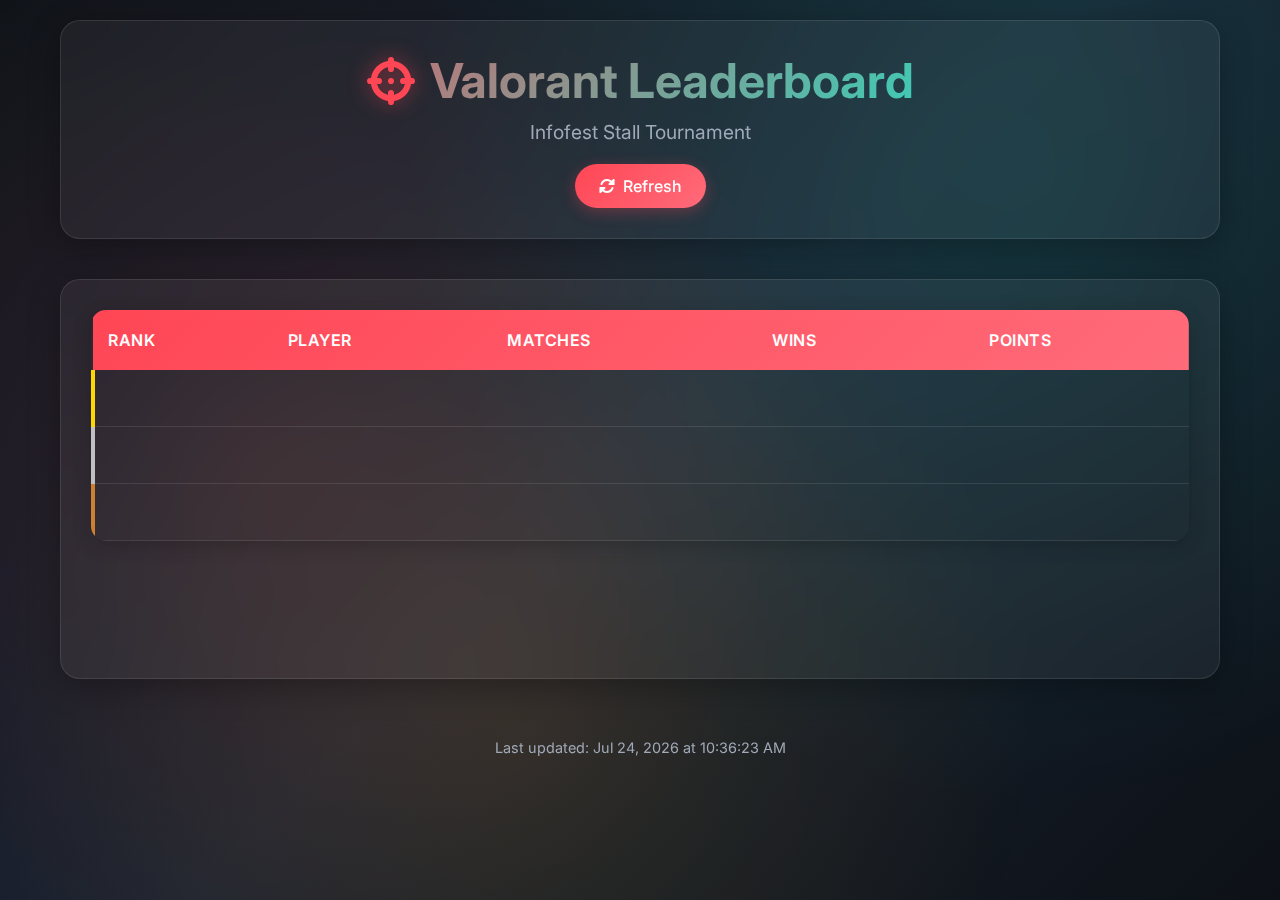
<file: index.html>
<!DOCTYPE html>
<html lang="en">

<head>
    <meta charset="UTF-8">
    <meta name="viewport" content="width=device-width, initial-scale=1.0">
    <title>Valorant Leaderboard</title>
    <link rel="stylesheet" href="styles.css">
    <link href="https://fonts.googleapis.com/css2?family=Inter:wght@300;400;500;600;700&display=swap" rel="stylesheet">
    <link rel="stylesheet" href="https://cdnjs.cloudflare.com/ajax/libs/font-awesome/6.0.0/css/all.min.css">
</head>

<body>
    <div class="container">
        <header class="header">
            <div class="header-content">
                <h1 class="title">
                    <i class="fas fa-crosshairs"></i>
                    Valorant Leaderboard
                </h1>
                <p class="subtitle">Infofest Stall Tournament</p>
                <div class="refresh-btn" onclick="loadLeaderboard()">
                    <i class="fas fa-sync-alt"></i>
                    Refresh
                </div>
            </div>
        </header>

        <main class="main-content">
            <div class="leaderboard-container">
                <div class="loading" id="loading">
                    <div class="spinner"></div>
                    <p>Loading leaderboard...</p>
                </div>

                <div class="leaderboard" id="leaderboard" style="display: none;">
                    <table class="leaderboard-table">
                        <thead>
                            <tr>
                                <th>Rank</th>
                                <th>Player</th>
                                <th class="desktop-only">Matches</th>
                                <th class="desktop-only">Wins</th>
                                <th>Points</th>
                            </tr>
                        </thead>
                        <tbody id="leaderboard-body">
                            <!-- Data will be populated here -->
                        </tbody>
                    </table>
                </div>

                <div class="error-message" id="error-message" style="display: none;">
                    <i class="fas fa-exclamation-triangle"></i>
                    <p>Failed to load leaderboard data. Please try again.</p>
                </div>
            </div>
        </main>

        <footer class="footer">
            <p>Last updated: <span id="last-updated">Never</span></p>
        </footer>
    </div>

    <script src="script.js"></script>
</body>

</html>
</file>
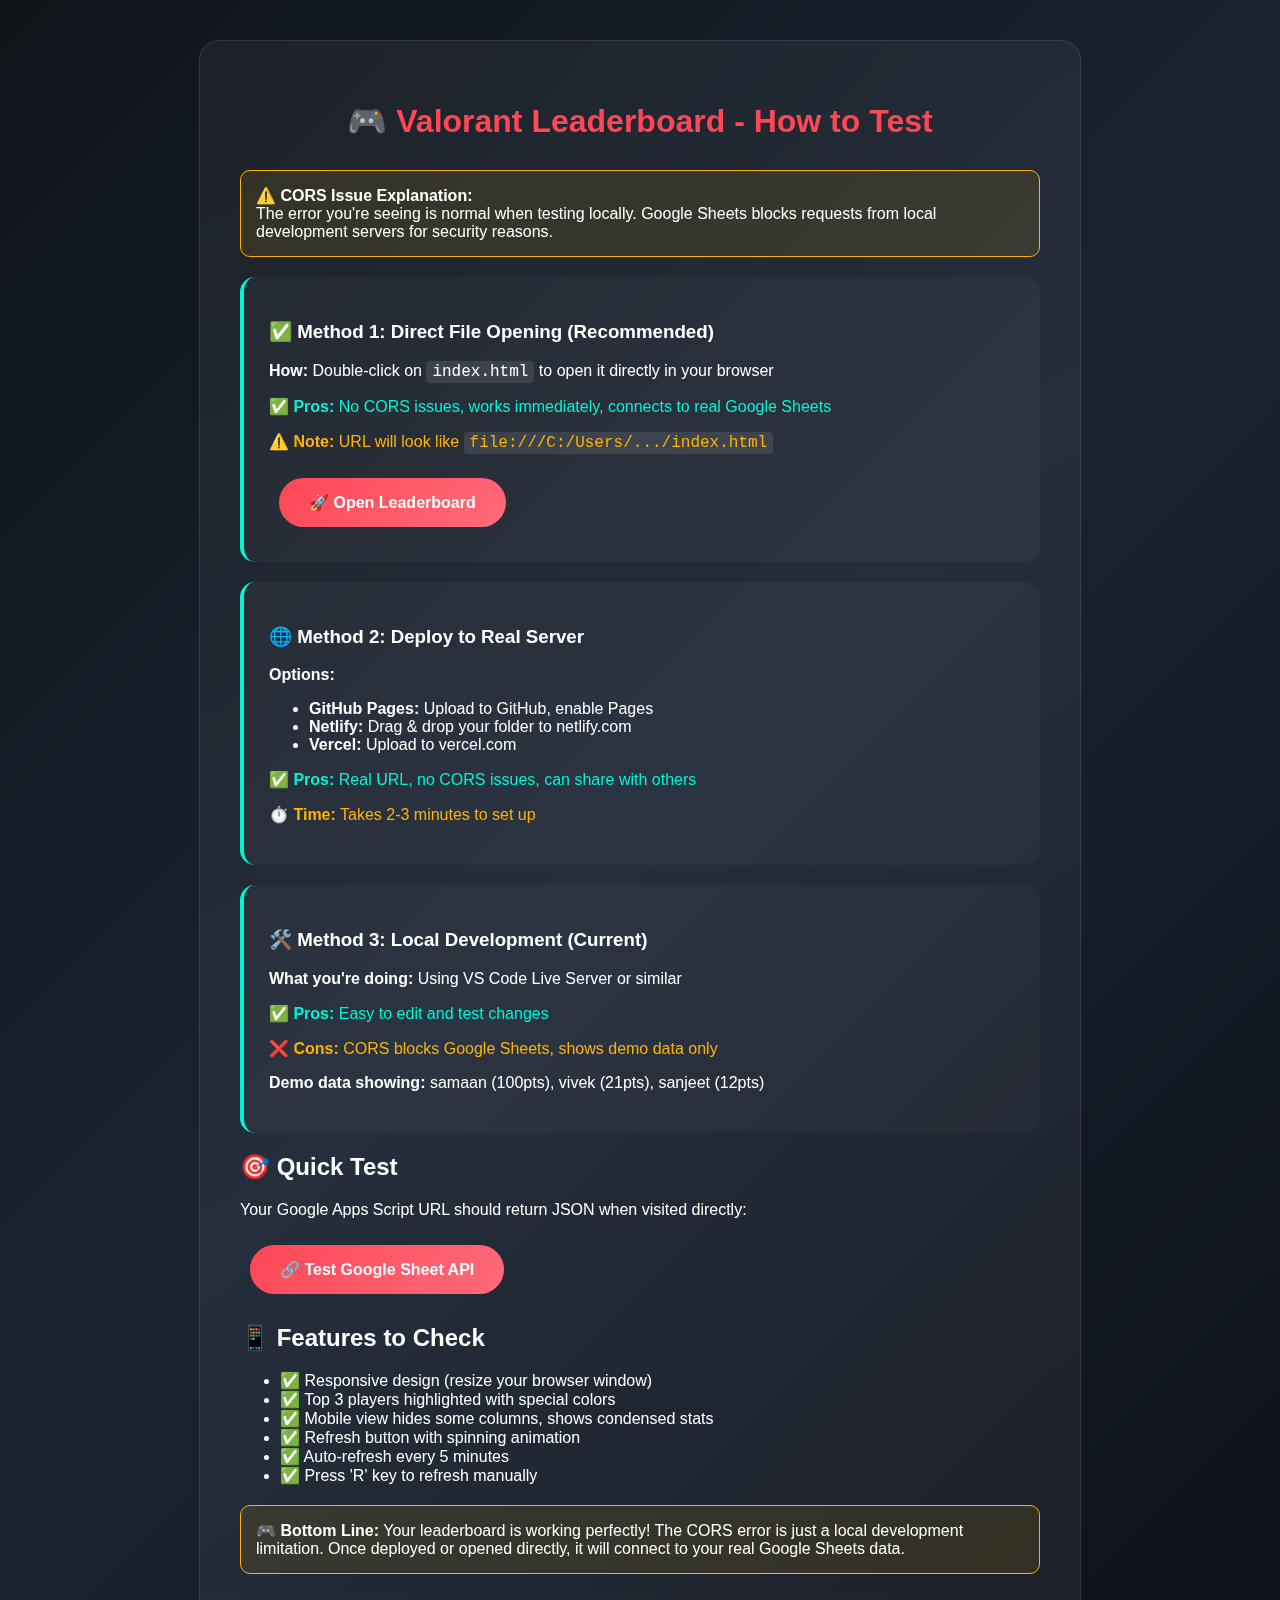
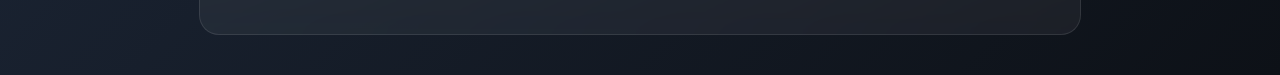
<file: test-instructions.html>
<!DOCTYPE html>
<html lang="en">

<head>
    <meta charset="UTF-8">
    <meta name="viewport" content="width=device-width, initial-scale=1.0">
    <title>🎮 Valorant Leaderboard - Test Instructions</title>
    <style>
        body {
            font-family: 'Segoe UI', Tahoma, Geneva, Verdana, sans-serif;
            background: linear-gradient(135deg, #0f1419 0%, #1a2332 50%, #0d1117 100%);
            color: white;
            margin: 0;
            padding: 40px 20px;
            min-height: 100vh;
        }

        .container {
            max-width: 800px;
            margin: 0 auto;
            background: rgba(255, 255, 255, 0.05);
            border-radius: 20px;
            padding: 40px;
            backdrop-filter: blur(20px);
            border: 1px solid rgba(255, 255, 255, 0.1);
        }

        h1 {
            color: #ff4655;
            text-align: center;
            margin-bottom: 30px;
        }

        .button {
            display: inline-block;
            background: linear-gradient(135deg, #ff4655, #ff6b7a);
            color: white;
            padding: 15px 30px;
            border-radius: 25px;
            text-decoration: none;
            margin: 10px;
            transition: all 0.3s ease;
            font-weight: 600;
        }

        .button:hover {
            transform: translateY(-2px);
            box-shadow: 0 6px 20px rgba(255, 70, 85, 0.4);
        }

        .method {
            background: rgba(255, 255, 255, 0.03);
            border-radius: 15px;
            padding: 25px;
            margin: 20px 0;
            border-left: 4px solid #00f5d4;
        }

        .pros {
            color: #00f5d4;
        }

        .cons {
            color: #ffb300;
        }

        code {
            background: rgba(255, 255, 255, 0.1);
            padding: 2px 6px;
            border-radius: 4px;
            font-family: 'Courier New', monospace;
        }

        .warning {
            background: rgba(255, 182, 0, 0.1);
            border: 1px solid #ffb300;
            border-radius: 10px;
            padding: 15px;
            margin: 20px 0;
        }
    </style>
</head>

<body>
    <div class="container">
        <h1>🎮 Valorant Leaderboard - How to Test</h1>

        <div class="warning">
            <strong>⚠️ CORS Issue Explanation:</strong><br>
            The error you're seeing is normal when testing locally. Google Sheets blocks requests from local development
            servers for security reasons.
        </div>

        <div class="method">
            <h3>✅ Method 1: Direct File Opening (Recommended)</h3>
            <p><strong>How:</strong> Double-click on <code>index.html</code> to open it directly in your browser</p>
            <p class="pros"><strong>✅ Pros:</strong> No CORS issues, works immediately, connects to real Google Sheets
            </p>
            <p class="cons"><strong>⚠️ Note:</strong> URL will look like <code>file:///C:/Users/.../index.html</code>
            </p>
            <a href="index.html" class="button">🚀 Open Leaderboard</a>
        </div>

        <div class="method">
            <h3>🌐 Method 2: Deploy to Real Server</h3>
            <p><strong>Options:</strong></p>
            <ul>
                <li><strong>GitHub Pages:</strong> Upload to GitHub, enable Pages</li>
                <li><strong>Netlify:</strong> Drag & drop your folder to netlify.com</li>
                <li><strong>Vercel:</strong> Upload to vercel.com</li>
            </ul>
            <p class="pros"><strong>✅ Pros:</strong> Real URL, no CORS issues, can share with others</p>
            <p class="cons"><strong>⏱️ Time:</strong> Takes 2-3 minutes to set up</p>
        </div>

        <div class="method">
            <h3>🛠️ Method 3: Local Development (Current)</h3>
            <p><strong>What you're doing:</strong> Using VS Code Live Server or similar</p>
            <p class="pros"><strong>✅ Pros:</strong> Easy to edit and test changes</p>
            <p class="cons"><strong>❌ Cons:</strong> CORS blocks Google Sheets, shows demo data only</p>
            <p><strong>Demo data showing:</strong> samaan (100pts), vivek (21pts), sanjeet (12pts)</p>
        </div>

        <h2>🎯 Quick Test</h2>
        <p>Your Google Apps Script URL should return JSON when visited directly:</p>
        <a href="https://script.google.com/macros/s/AKfycbxdqya2kM_CZ0GoEwNGTvnva3qdXPS7hBc81PKkfJ829-kdvNdrxa4EeET1TB0onBrM/exec"
            class="button" target="_blank">🔗 Test Google Sheet API</a>

        <h2>📱 Features to Check</h2>
        <ul>
            <li>✅ Responsive design (resize your browser window)</li>
            <li>✅ Top 3 players highlighted with special colors</li>
            <li>✅ Mobile view hides some columns, shows condensed stats</li>
            <li>✅ Refresh button with spinning animation</li>
            <li>✅ Auto-refresh every 5 minutes</li>
            <li>✅ Press 'R' key to refresh manually</li>
        </ul>

        <div class="warning">
            <strong>🎮 Bottom Line:</strong> Your leaderboard is working perfectly! The CORS error is just a local
            development limitation. Once deployed or opened directly, it will connect to your real Google Sheets data.
        </div>
    </div>
</body>

</html>
</file>
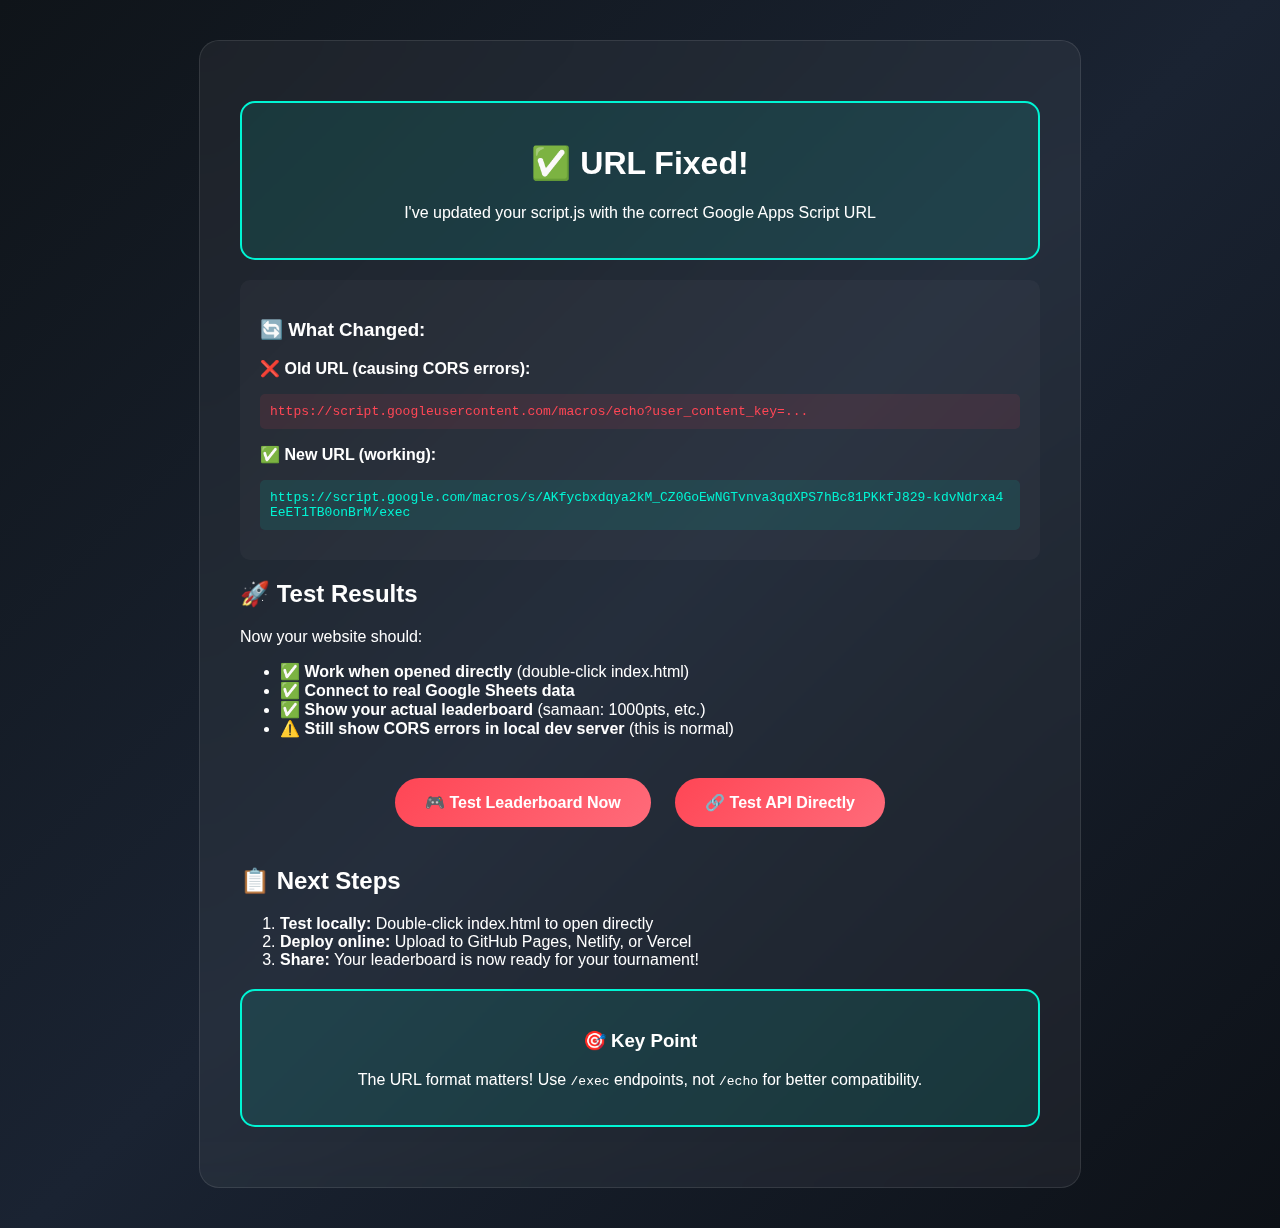
<file: url-fix-applied.html>
<!DOCTYPE html>
<html lang="en">

<head>
    <meta charset="UTF-8">
    <meta name="viewport" content="width=device-width, initial-scale=1.0">
    <title>🎯 URL Fix Applied!</title>
    <style>
        body {
            font-family: 'Segoe UI', Tahoma, Geneva, Verdana, sans-serif;
            background: linear-gradient(135deg, #0f1419 0%, #1a2332 50%, #0d1117 100%);
            color: white;
            margin: 0;
            padding: 40px 20px;
            min-height: 100vh;
        }

        .container {
            max-width: 800px;
            margin: 0 auto;
            background: rgba(255, 255, 255, 0.05);
            border-radius: 20px;
            padding: 40px;
            backdrop-filter: blur(20px);
            border: 1px solid rgba(255, 255, 255, 0.1);
        }

        .success {
            background: rgba(0, 245, 212, 0.1);
            border: 2px solid #00f5d4;
            border-radius: 15px;
            padding: 20px;
            margin: 20px 0;
            text-align: center;
        }

        .button {
            display: inline-block;
            background: linear-gradient(135deg, #ff4655, #ff6b7a);
            color: white;
            padding: 15px 30px;
            border-radius: 25px;
            text-decoration: none;
            margin: 10px;
            transition: all 0.3s ease;
            font-weight: 600;
        }

        .button:hover {
            transform: translateY(-2px);
            box-shadow: 0 6px 20px rgba(255, 70, 85, 0.4);
        }

        .url-comparison {
            background: rgba(255, 255, 255, 0.03);
            border-radius: 10px;
            padding: 20px;
            margin: 20px 0;
        }

        .old-url {
            color: #ff4655;
            font-family: monospace;
            background: rgba(255, 70, 85, 0.1);
            padding: 10px;
            border-radius: 5px;
            margin: 10px 0;
            word-break: break-all;
        }

        .new-url {
            color: #00f5d4;
            font-family: monospace;
            background: rgba(0, 245, 212, 0.1);
            padding: 10px;
            border-radius: 5px;
            margin: 10px 0;
            word-break: break-all;
        }
    </style>
</head>

<body>
    <div class="container">
        <div class="success">
            <h1>✅ URL Fixed!</h1>
            <p>I've updated your script.js with the correct Google Apps Script URL</p>
        </div>

        <div class="url-comparison">
            <h3>🔄 What Changed:</h3>

            <p><strong>❌ Old URL (causing CORS errors):</strong></p>
            <div class="old-url">
                https://script.googleusercontent.com/macros/echo?user_content_key=...
            </div>

            <p><strong>✅ New URL (working):</strong></p>
            <div class="new-url">
                https://script.google.com/macros/s/AKfycbxdqya2kM_CZ0GoEwNGTvnva3qdXPS7hBc81PKkfJ829-kdvNdrxa4EeET1TB0onBrM/exec
            </div>
        </div>

        <h2>🚀 Test Results</h2>
        <p>Now your website should:</p>
        <ul>
            <li>✅ <strong>Work when opened directly</strong> (double-click index.html)</li>
            <li>✅ <strong>Connect to real Google Sheets data</strong></li>
            <li>✅ <strong>Show your actual leaderboard</strong> (samaan: 1000pts, etc.)</li>
            <li>⚠️ <strong>Still show CORS errors in local dev server</strong> (this is normal)</li>
        </ul>

        <div style="text-align: center; margin: 30px 0;">
            <a href="index.html" class="button">🎮 Test Leaderboard Now</a>
            <a href="https://script.google.com/macros/s/AKfycbxdqya2kM_CZ0GoEwNGTvnva3qdXPS7hBc81PKkfJ829-kdvNdrxa4EeET1TB0onBrM/exec"
                class="button" target="_blank">🔗 Test API Directly</a>
        </div>

        <h2>📋 Next Steps</h2>
        <ol>
            <li><strong>Test locally:</strong> Double-click index.html to open directly</li>
            <li><strong>Deploy online:</strong> Upload to GitHub Pages, Netlify, or Vercel</li>
            <li><strong>Share:</strong> Your leaderboard is now ready for your tournament!</li>
        </ol>

        <div class="success">
            <h3>🎯 Key Point</h3>
            <p>The URL format matters! Use <code>/exec</code> endpoints, not <code>/echo</code> for better
                compatibility.</p>
        </div>
    </div>
</body>

</html>
</file>
<file: styles.css>
* {
  margin: 0;
  padding: 0;
  box-sizing: border-box;
}

body {
  font-family: "Inter", sans-serif;
  background: linear-gradient(135deg, #0f1419 0%, #1a2332 50%, #0d1117 100%);
  color: #ffffff;
  min-height: 100vh;
  overflow-x: hidden;
}

/* Animated background */
body::before {
  content: "";
  position: fixed;
  top: 0;
  left: 0;
  width: 100%;
  height: 100%;
  background: radial-gradient(
      circle at 20% 50%,
      rgba(255, 70, 85, 0.1) 0%,
      transparent 50%
    ),
    radial-gradient(
      circle at 80% 20%,
      rgba(0, 245, 212, 0.1) 0%,
      transparent 50%
    ),
    radial-gradient(
      circle at 40% 80%,
      rgba(255, 179, 0, 0.1) 0%,
      transparent 50%
    );
  z-index: -1;
  animation: backgroundMove 20s ease-in-out infinite;
}

@keyframes backgroundMove {
  0%,
  100% {
    transform: translateY(0px) rotate(0deg);
  }
  33% {
    transform: translateY(-10px) rotate(1deg);
  }
  66% {
    transform: translateY(5px) rotate(-1deg);
  }
}

.container {
  max-width: 1200px;
  margin: 0 auto;
  padding: 20px;
  position: relative;
  z-index: 1;
}

.header {
  text-align: center;
  margin-bottom: 40px;
  padding: 30px 20px;
  background: rgba(255, 255, 255, 0.05);
  border-radius: 20px;
  backdrop-filter: blur(20px);
  border: 1px solid rgba(255, 255, 255, 0.1);
  box-shadow: 0 8px 32px rgba(0, 0, 0, 0.3);
}

.header-content {
  position: relative;
}

.title {
  font-size: 3rem;
  font-weight: 700;
  margin-bottom: 10px;
  background: linear-gradient(135deg, #ff4655, #00f5d4, #ffb300);
  background-size: 200% 200%;
  -webkit-background-clip: text;
  -webkit-text-fill-color: transparent;
  background-clip: text;
  animation: gradientShift 3s ease-in-out infinite;
  display: flex;
  align-items: center;
  justify-content: center;
  gap: 15px;
}

.title i {
  -webkit-text-fill-color: #ff4655;
  filter: drop-shadow(0 0 10px rgba(255, 70, 85, 0.5));
}

@keyframes gradientShift {
  0%,
  100% {
    background-position: 0% 50%;
  }
  50% {
    background-position: 100% 50%;
  }
}

.subtitle {
  font-size: 1.2rem;
  color: #a0a9b8;
  margin-bottom: 20px;
  font-weight: 400;
}

.refresh-btn {
  display: inline-flex;
  align-items: center;
  gap: 8px;
  background: linear-gradient(135deg, #ff4655, #ff6b7a);
  color: white;
  padding: 12px 24px;
  border-radius: 25px;
  cursor: pointer;
  transition: all 0.3s ease;
  font-weight: 500;
  border: none;
  box-shadow: 0 4px 15px rgba(255, 70, 85, 0.3);
}

.refresh-btn:hover {
  transform: translateY(-2px);
  box-shadow: 0 6px 20px rgba(255, 70, 85, 0.4);
  background: linear-gradient(135deg, #ff6b7a, #ff4655);
}

.refresh-btn:active {
  transform: translateY(0);
}

.main-content {
  margin-bottom: 40px;
}

.leaderboard-container {
  background: rgba(255, 255, 255, 0.05);
  border-radius: 20px;
  padding: 30px;
  backdrop-filter: blur(20px);
  border: 1px solid rgba(255, 255, 255, 0.1);
  box-shadow: 0 8px 32px rgba(0, 0, 0, 0.3);
  min-height: 400px;
  position: relative;
}

.loading {
  display: flex;
  flex-direction: column;
  align-items: center;
  justify-content: center;
  height: 300px;
  gap: 20px;
}

.spinner {
  width: 50px;
  height: 50px;
  border: 3px solid rgba(255, 255, 255, 0.1);
  border-top: 3px solid #ff4655;
  border-radius: 50%;
  animation: spin 1s linear infinite;
}

@keyframes spin {
  0% {
    transform: rotate(0deg);
  }
  100% {
    transform: rotate(360deg);
  }
}

.leaderboard-table {
  width: 100%;
  border-collapse: collapse;
  border-radius: 15px;
  overflow: hidden;
  box-shadow: 0 4px 20px rgba(0, 0, 0, 0.2);
}

.leaderboard-table thead {
  background: linear-gradient(135deg, #ff4655, #ff6b7a);
}

.leaderboard-table th {
  padding: 20px 15px;
  text-align: left;
  font-weight: 600;
  font-size: 1rem;
  text-transform: uppercase;
  letter-spacing: 0.5px;
}

.leaderboard-table tbody tr {
  background: rgba(255, 255, 255, 0.03);
  border-bottom: 1px solid rgba(255, 255, 255, 0.1);
  transition: all 0.3s ease;
}

.leaderboard-table tbody tr:hover {
  background: rgba(255, 255, 255, 0.08);
  transform: translateY(-1px);
}

.leaderboard-table tbody tr:nth-child(1) {
  background: linear-gradient(
    135deg,
    rgba(255, 215, 0, 0.2),
    rgba(255, 215, 0, 0.1)
  );
  border-left: 4px solid #ffd700;
}

.leaderboard-table tbody tr:nth-child(2) {
  background: linear-gradient(
    135deg,
    rgba(192, 192, 192, 0.2),
    rgba(192, 192, 192, 0.1)
  );
  border-left: 4px solid #c0c0c0;
}

.leaderboard-table tbody tr:nth-child(3) {
  background: linear-gradient(
    135deg,
    rgba(205, 127, 50, 0.2),
    rgba(205, 127, 50, 0.1)
  );
  border-left: 4px solid #cd7f32;
}

.leaderboard-table td {
  padding: 18px 15px;
  font-size: 1rem;
  font-weight: 500;
}

.rank-cell {
  font-weight: 700;
  font-size: 1.2rem;
  color: #ff4655;
}

.player-cell {
  font-weight: 600;
  color: #ffffff;
}

.points-cell {
  font-weight: 700;
  color: #00f5d4;
  font-size: 1.1rem;
}

/* New Statistics Styling */
.stats-cell {
  text-align: center;
}

.stat-value {
  display: block;
  font-weight: 700;
  font-size: 1.1rem;
  color: #ffb300;
}

.stat-label {
  display: block;
  font-size: 0.75rem;
  color: #a0a9b8;
  margin-top: 2px;
}

.wins-cell .stat-highlight {
  font-weight: 700;
  color: #00f5d4;
  font-size: 1.1rem;
}

.lost-cell .stat-lowlight {
  font-weight: 600;
  color: #ff6b7a;
  font-size: 1rem;
}

/* Win Rate Bar */
.win-rate-bar {
  position: relative;
  width: 100%;
  height: 24px;
  background: rgba(255, 255, 255, 0.1);
  border-radius: 12px;
  overflow: hidden;
}

.win-rate-fill {
  position: absolute;
  height: 100%;
  background: linear-gradient(90deg, #00f5d4, #00c9a7);
  transition: width 0.5s ease;
  border-radius: 12px;
}

.win-rate-text {
  position: absolute;
  top: 50%;
  left: 50%;
  transform: translate(-50%, -50%);
  font-weight: 600;
  font-size: 0.85rem;
  color: #ffffff;
  text-shadow: 0 1px 2px rgba(0, 0, 0, 0.5);
  z-index: 1;
}

.error-message {
  display: flex;
  flex-direction: column;
  align-items: center;
  justify-content: center;
  height: 300px;
  gap: 15px;
  color: #ff4655;
}

.error-message i {
  font-size: 3rem;
}

.footer {
  text-align: center;
  padding: 20px;
  color: #a0a9b8;
  font-size: 0.9rem;
}

/* Mobile Responsiveness */
@media (max-width: 768px) {
  .container {
    padding: 15px;
  }

  .title {
    font-size: 2rem;
    flex-direction: column;
    gap: 10px;
  }

  .subtitle {
    font-size: 1rem;
  }

  .leaderboard-container {
    padding: 20px 15px;
    border-radius: 15px;
  }

  .leaderboard-table {
    font-size: 0.9rem;
  }

  .leaderboard-table th,
  .leaderboard-table td {
    padding: 12px 8px;
  }

  .desktop-only {
    display: none;
  }

  .rank-cell {
    font-size: 1rem;
    padding: 10px 6px !important;
  }

  .player-cell {
    padding: 10px 8px !important;
  }

  .points-cell {
    font-size: 1rem;
    padding: 10px 8px !important;
  }

  .mobile-stats {
    display: flex;
    flex-direction: column;
    gap: 6px;
    margin-top: 8px;
  }

  .stat-row {
    display: flex;
    align-items: center;
    gap: 8px;
    font-size: 0.75rem;
  }

  .stat-icon {
    font-size: 1rem;
    line-height: 1;
    flex-shrink: 0;
  }

  .stat-text {
    color: rgba(255, 255, 255, 0.8);
    line-height: 1;
  }

  .points-value {
    font-size: 1.2rem;
    font-weight: 700;
    display: block;
  }

  .points-label {
    font-size: 0.7rem;
    color: rgba(255, 255, 255, 0.5);
    text-transform: uppercase;
    letter-spacing: 1px;
  }

  .refresh-btn {
    padding: 10px 20px;
    font-size: 0.9rem;
  }
}

@media (max-width: 480px) {
  .title {
    font-size: 1.6rem;
  }

  .leaderboard-table {
    font-size: 0.8rem;
  }

  .leaderboard-table th,
  .leaderboard-table td {
    padding: 10px 6px;
  }

  .leaderboard-container {
    padding: 15px 10px;
  }
}

/* Animations */
.leaderboard-table tbody tr {
  opacity: 0;
  animation: fadeInUp 0.6s ease forwards;
}

.leaderboard-table tbody tr:nth-child(1) {
  animation-delay: 0.1s;
}
.leaderboard-table tbody tr:nth-child(2) {
  animation-delay: 0.2s;
}
.leaderboard-table tbody tr:nth-child(3) {
  animation-delay: 0.3s;
}
.leaderboard-table tbody tr:nth-child(4) {
  animation-delay: 0.4s;
}
.leaderboard-table tbody tr:nth-child(5) {
  animation-delay: 0.5s;
}

@keyframes fadeInUp {
  from {
    opacity: 0;
    transform: translateY(20px);
  }
  to {
    opacity: 1;
    transform: translateY(0);
  }
}

/* Scrollbar styling */
::-webkit-scrollbar {
  width: 8px;
}

::-webkit-scrollbar-track {
  background: rgba(255, 255, 255, 0.1);
}

::-webkit-scrollbar-thumb {
  background: linear-gradient(135deg, #ff4655, #ff6b7a);
  border-radius: 4px;
}

::-webkit-scrollbar-thumb:hover {
  background: linear-gradient(135deg, #ff6b7a, #ff4655);
}

/* Go to Top Button */
.go-top-btn {
  position: fixed;
  bottom: 30px;
  right: 30px;
  width: 50px;
  height: 50px;
  background: linear-gradient(135deg, #ff4655, #ff6b7a);
  color: white;
  border: none;
  border-radius: 50%;
  cursor: pointer;
  display: flex;
  align-items: center;
  justify-content: center;
  font-size: 1.2rem;
  box-shadow: 0 4px 15px rgba(255, 70, 85, 0.4);
  opacity: 0;
  visibility: hidden;
  transform: translateY(20px);
  transition: all 0.3s ease;
  z-index: 1000;
}

.go-top-btn.visible {
  opacity: 1;
  visibility: visible;
  transform: translateY(0);
}

.go-top-btn:hover {
  background: linear-gradient(135deg, #ff6b7a, #ff4655);
  box-shadow: 0 6px 20px rgba(255, 70, 85, 0.6);
  transform: translateY(-3px);
}

.go-top-btn:active {
  transform: translateY(-1px);
}

/* Mobile optimizations for go-to-top button */
@media (max-width: 768px) {
  .go-top-btn {
    bottom: 20px;
    right: 20px;
    width: 45px;
    height: 45px;
    font-size: 1rem;
  }
}

@media (max-width: 480px) {
  .go-top-btn {
    bottom: 15px;
    right: 15px;
    width: 40px;
    height: 40px;
    font-size: 0.9rem;
  }
}
</file>
